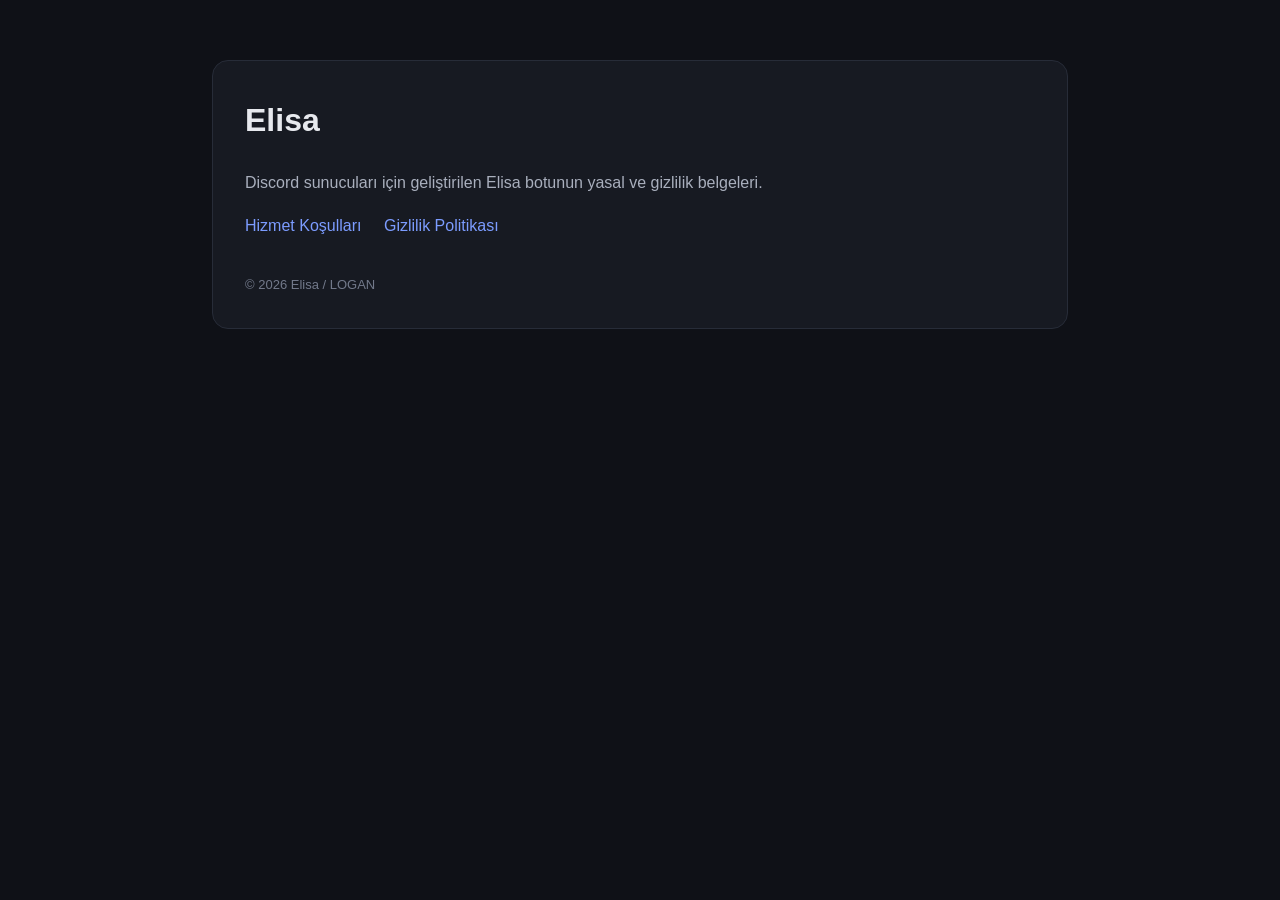
<file: index.html>
<!doctype html>
<html lang="tr">
<head>
<meta charset="utf-8">
<meta name="viewport" content="width=device-width,initial-scale=1">
<title>Elisa — Yasal Bilgiler</title>
<link rel="stylesheet" href="style.css">
</head>
<body><main><div class="card">
<h1>Elisa</h1>
<p>Discord sunucuları için geliştirilen Elisa botunun yasal ve gizlilik belgeleri.</p>
<nav>
<a href="terms.html">Hizmet Koşulları</a>
<a href="privacy.html">Gizlilik Politikası</a>
</nav>
<footer>© 2026 Elisa / LOGAN</footer>
</div></main></body></html>
</file>
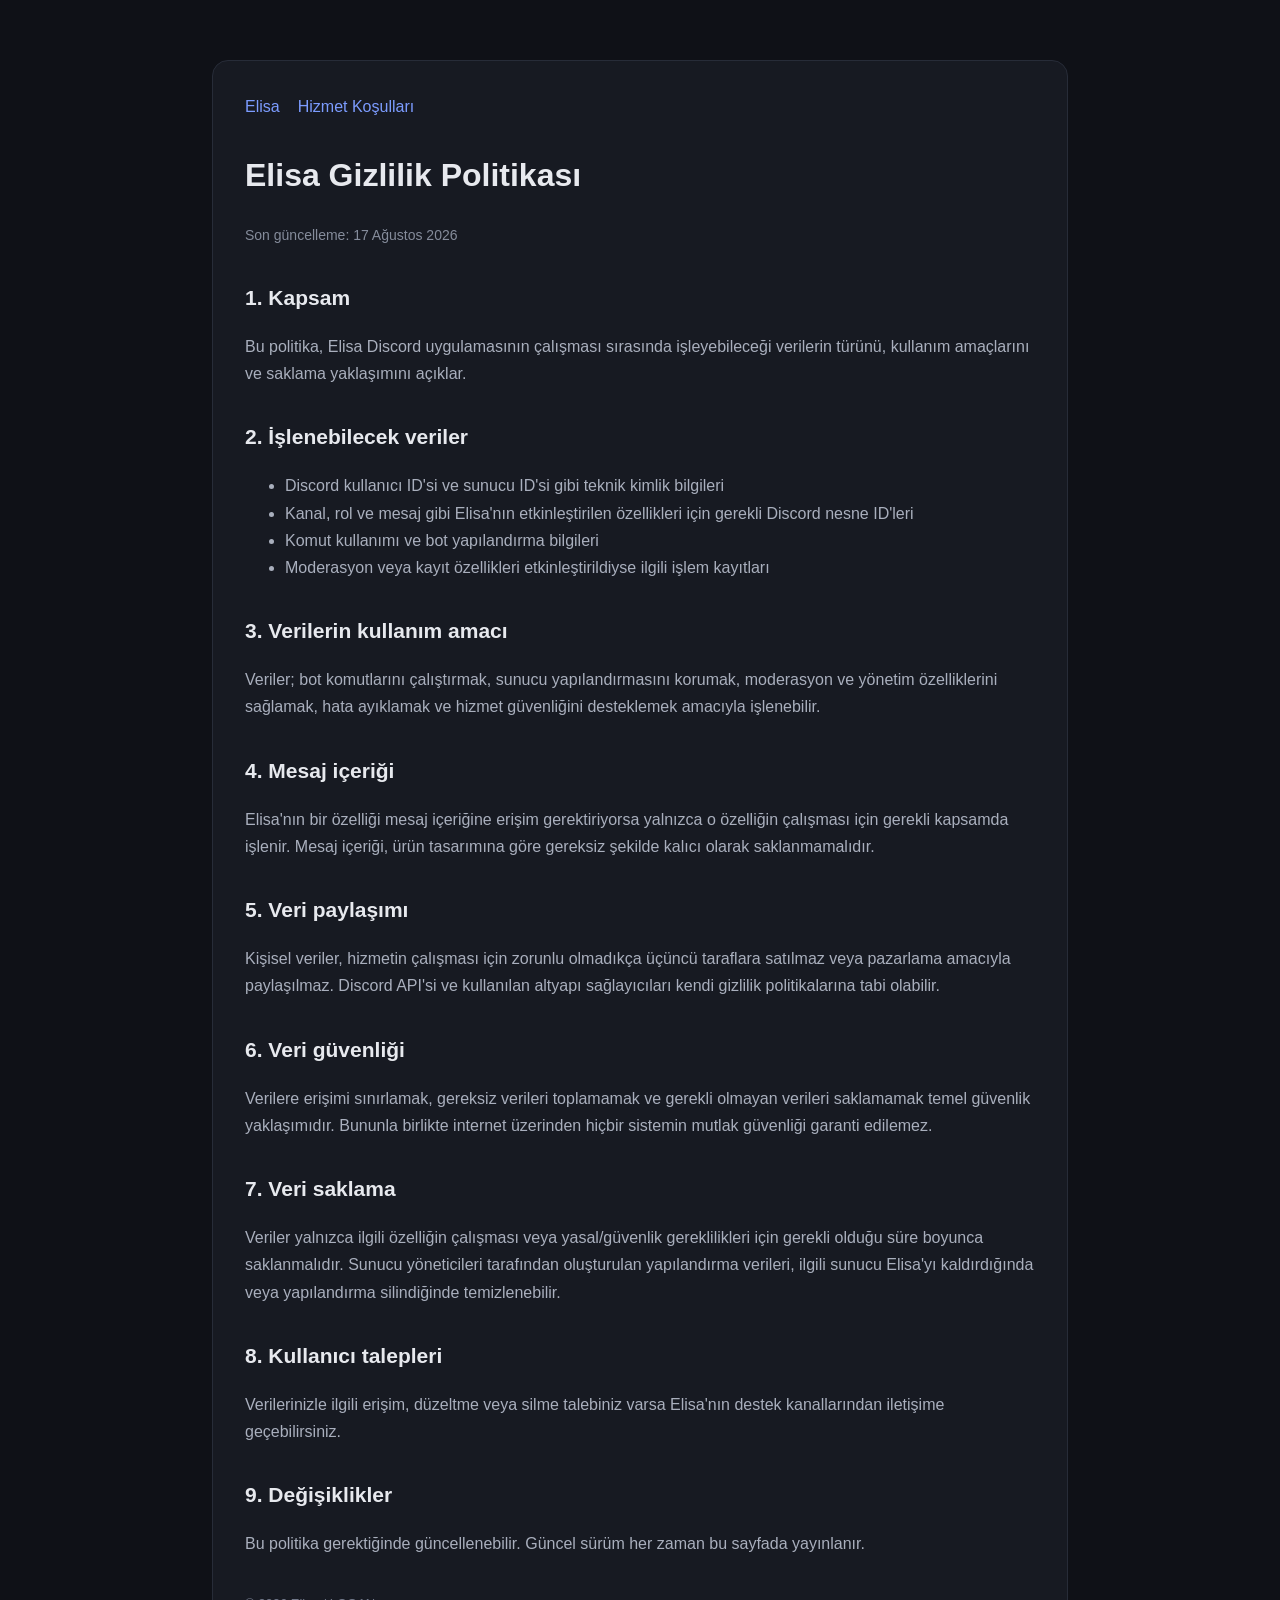
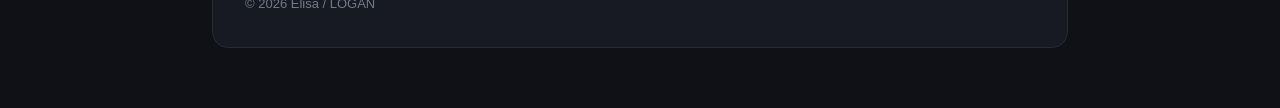
<file: privacy.html>
<!doctype html>
<html lang="tr">
<head><meta charset="utf-8"><meta name="viewport" content="width=device-width,initial-scale=1">
<title>Elisa — Gizlilik Politikası</title><link rel="stylesheet" href="style.css"></head>
<body><main><div class="card">
<nav><a href="index.html">Elisa</a><a href="terms.html">Hizmet Koşulları</a></nav>
<h1>Elisa Gizlilik Politikası</h1>
<div class="meta">Son güncelleme: 17 Ağustos 2026</div>

<h2>1. Kapsam</h2>
<p>Bu politika, Elisa Discord uygulamasının çalışması sırasında işleyebileceği verilerin türünü, kullanım amaçlarını ve saklama yaklaşımını açıklar.</p>

<h2>2. İşlenebilecek veriler</h2>
<ul>
<li>Discord kullanıcı ID'si ve sunucu ID'si gibi teknik kimlik bilgileri</li>
<li>Kanal, rol ve mesaj gibi Elisa'nın etkinleştirilen özellikleri için gerekli Discord nesne ID'leri</li>
<li>Komut kullanımı ve bot yapılandırma bilgileri</li>
<li>Moderasyon veya kayıt özellikleri etkinleştirildiyse ilgili işlem kayıtları</li>
</ul>

<h2>3. Verilerin kullanım amacı</h2>
<p>Veriler; bot komutlarını çalıştırmak, sunucu yapılandırmasını korumak, moderasyon ve yönetim özelliklerini sağlamak, hata ayıklamak ve hizmet güvenliğini desteklemek amacıyla işlenebilir.</p>

<h2>4. Mesaj içeriği</h2>
<p>Elisa'nın bir özelliği mesaj içeriğine erişim gerektiriyorsa yalnızca o özelliğin çalışması için gerekli kapsamda işlenir. Mesaj içeriği, ürün tasarımına göre gereksiz şekilde kalıcı olarak saklanmamalıdır.</p>

<h2>5. Veri paylaşımı</h2>
<p>Kişisel veriler, hizmetin çalışması için zorunlu olmadıkça üçüncü taraflara satılmaz veya pazarlama amacıyla paylaşılmaz. Discord API'si ve kullanılan altyapı sağlayıcıları kendi gizlilik politikalarına tabi olabilir.</p>

<h2>6. Veri güvenliği</h2>
<p>Verilere erişimi sınırlamak, gereksiz verileri toplamamak ve gerekli olmayan verileri saklamamak temel güvenlik yaklaşımıdır. Bununla birlikte internet üzerinden hiçbir sistemin mutlak güvenliği garanti edilemez.</p>

<h2>7. Veri saklama</h2>
<p>Veriler yalnızca ilgili özelliğin çalışması veya yasal/güvenlik gereklilikleri için gerekli olduğu süre boyunca saklanmalıdır. Sunucu yöneticileri tarafından oluşturulan yapılandırma verileri, ilgili sunucu Elisa'yı kaldırdığında veya yapılandırma silindiğinde temizlenebilir.</p>

<h2>8. Kullanıcı talepleri</h2>
<p>Verilerinizle ilgili erişim, düzeltme veya silme talebiniz varsa Elisa'nın destek kanallarından iletişime geçebilirsiniz.</p>

<h2>9. Değişiklikler</h2>
<p>Bu politika gerektiğinde güncellenebilir. Güncel sürüm her zaman bu sayfada yayınlanır.</p>

<footer>© 2026 Elisa / LOGAN</footer>
</div></main></body></html>
</file>
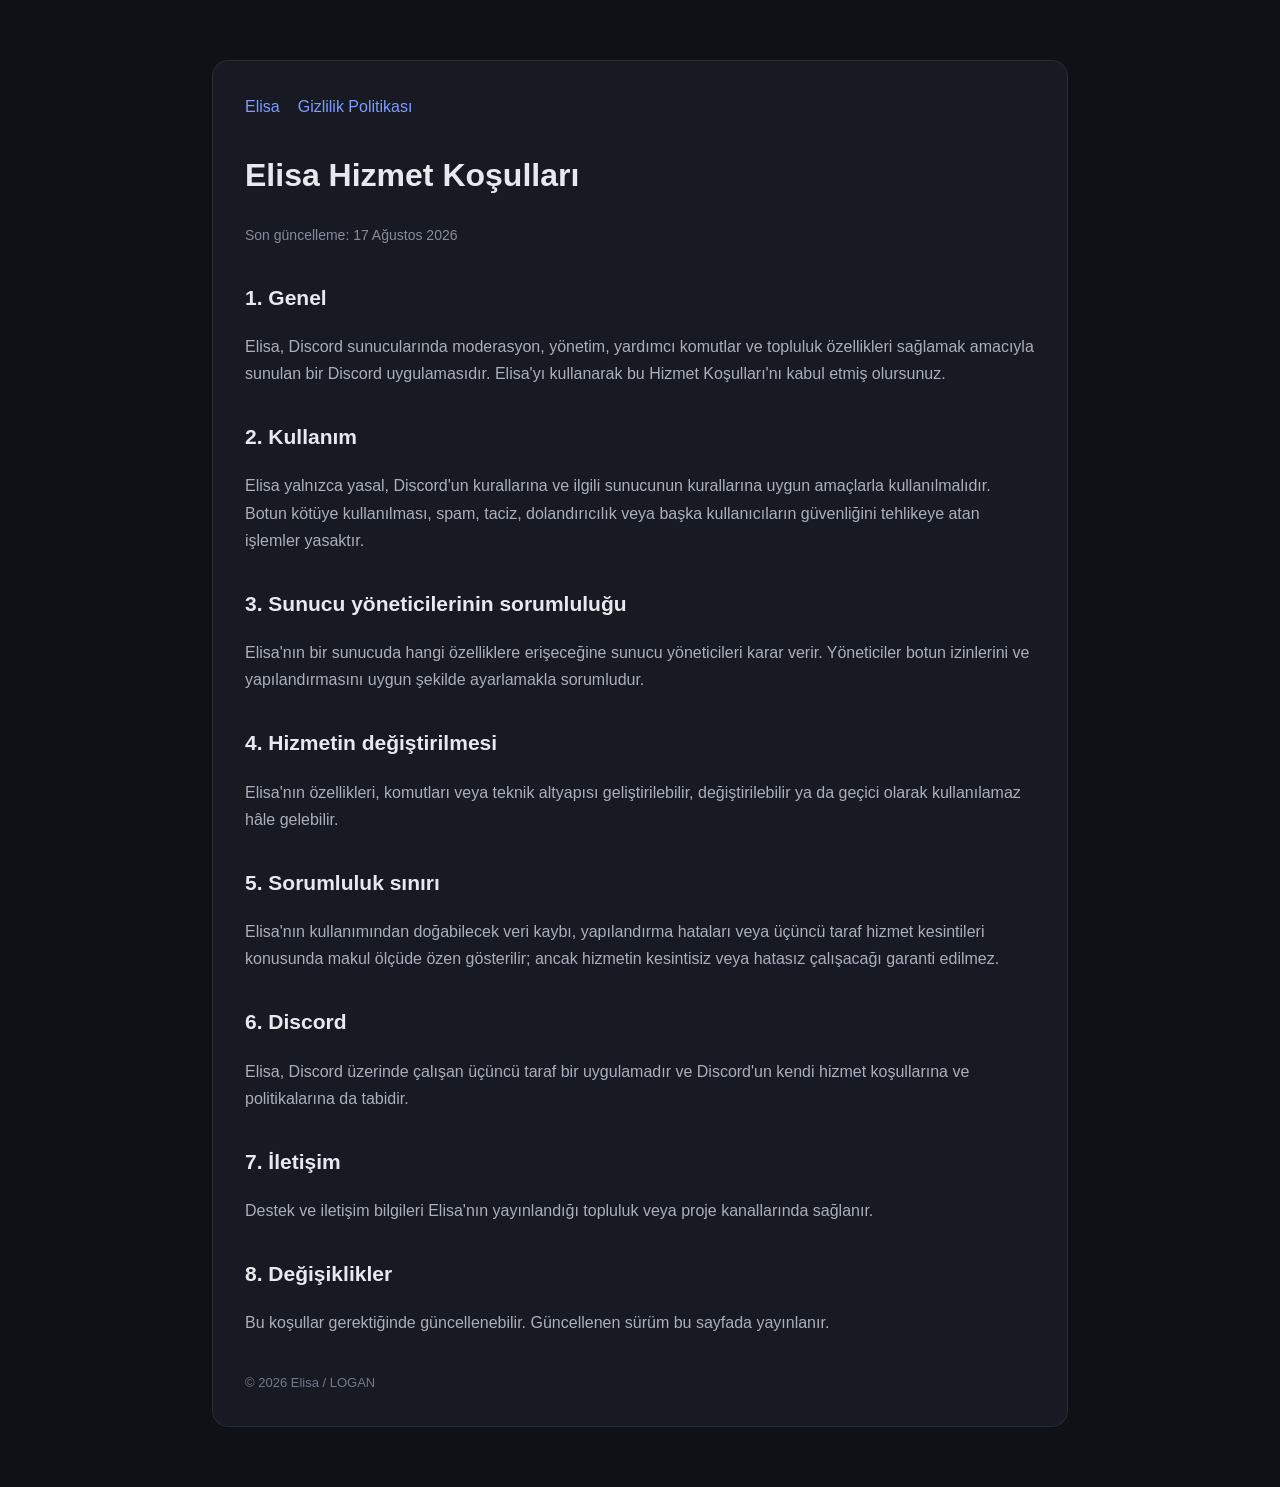
<file: terms.html>
<!doctype html>
<html lang="tr">
<head><meta charset="utf-8"><meta name="viewport" content="width=device-width,initial-scale=1">
<title>Elisa — Hizmet Koşulları</title><link rel="stylesheet" href="style.css"></head>
<body><main><div class="card">
<nav><a href="index.html">Elisa</a><a href="privacy.html">Gizlilik Politikası</a></nav>
<h1>Elisa Hizmet Koşulları</h1>
<div class="meta">Son güncelleme: 17 Ağustos 2026</div>

<h2>1. Genel</h2>
<p>Elisa, Discord sunucularında moderasyon, yönetim, yardımcı komutlar ve topluluk özellikleri sağlamak amacıyla sunulan bir Discord uygulamasıdır. Elisa'yı kullanarak bu Hizmet Koşulları'nı kabul etmiş olursunuz.</p>

<h2>2. Kullanım</h2>
<p>Elisa yalnızca yasal, Discord'un kurallarına ve ilgili sunucunun kurallarına uygun amaçlarla kullanılmalıdır. Botun kötüye kullanılması, spam, taciz, dolandırıcılık veya başka kullanıcıların güvenliğini tehlikeye atan işlemler yasaktır.</p>

<h2>3. Sunucu yöneticilerinin sorumluluğu</h2>
<p>Elisa'nın bir sunucuda hangi özelliklere erişeceğine sunucu yöneticileri karar verir. Yöneticiler botun izinlerini ve yapılandırmasını uygun şekilde ayarlamakla sorumludur.</p>

<h2>4. Hizmetin değiştirilmesi</h2>
<p>Elisa'nın özellikleri, komutları veya teknik altyapısı geliştirilebilir, değiştirilebilir ya da geçici olarak kullanılamaz hâle gelebilir.</p>

<h2>5. Sorumluluk sınırı</h2>
<p>Elisa'nın kullanımından doğabilecek veri kaybı, yapılandırma hataları veya üçüncü taraf hizmet kesintileri konusunda makul ölçüde özen gösterilir; ancak hizmetin kesintisiz veya hatasız çalışacağı garanti edilmez.</p>

<h2>6. Discord</h2>
<p>Elisa, Discord üzerinde çalışan üçüncü taraf bir uygulamadır ve Discord'un kendi hizmet koşullarına ve politikalarına da tabidir.</p>

<h2>7. İletişim</h2>
<p>Destek ve iletişim bilgileri Elisa'nın yayınlandığı topluluk veya proje kanallarında sağlanır.</p>

<h2>8. Değişiklikler</h2>
<p>Bu koşullar gerektiğinde güncellenebilir. Güncellenen sürüm bu sayfada yayınlanır.</p>

<footer>© 2026 Elisa / LOGAN</footer>
</div></main></body></html>
</file>
<file: style.css>
:root{
  --bg:#0f1117;--card:#171a22;--text:#e7e9ee;--muted:#a9afbd;--accent:#5865f2;
}
*{box-sizing:border-box}
body{margin:0;background:var(--bg);color:var(--text);font-family:Inter,Segoe UI,Arial,sans-serif;line-height:1.7}
main{max-width:900px;margin:0 auto;padding:60px 22px}
.card{background:var(--card);border:1px solid #272c38;border-radius:16px;padding:32px}
h1{margin-top:0;font-size:32px} h2{margin-top:32px;font-size:21px}
p,li{color:var(--muted)}
a{color:#7c9cff}
.meta{font-size:14px;color:#858c9b;margin-bottom:28px}
nav{margin-bottom:28px}
nav a{margin-right:18px;text-decoration:none}
footer{margin-top:35px;color:#72798a;font-size:13px}
</file>
